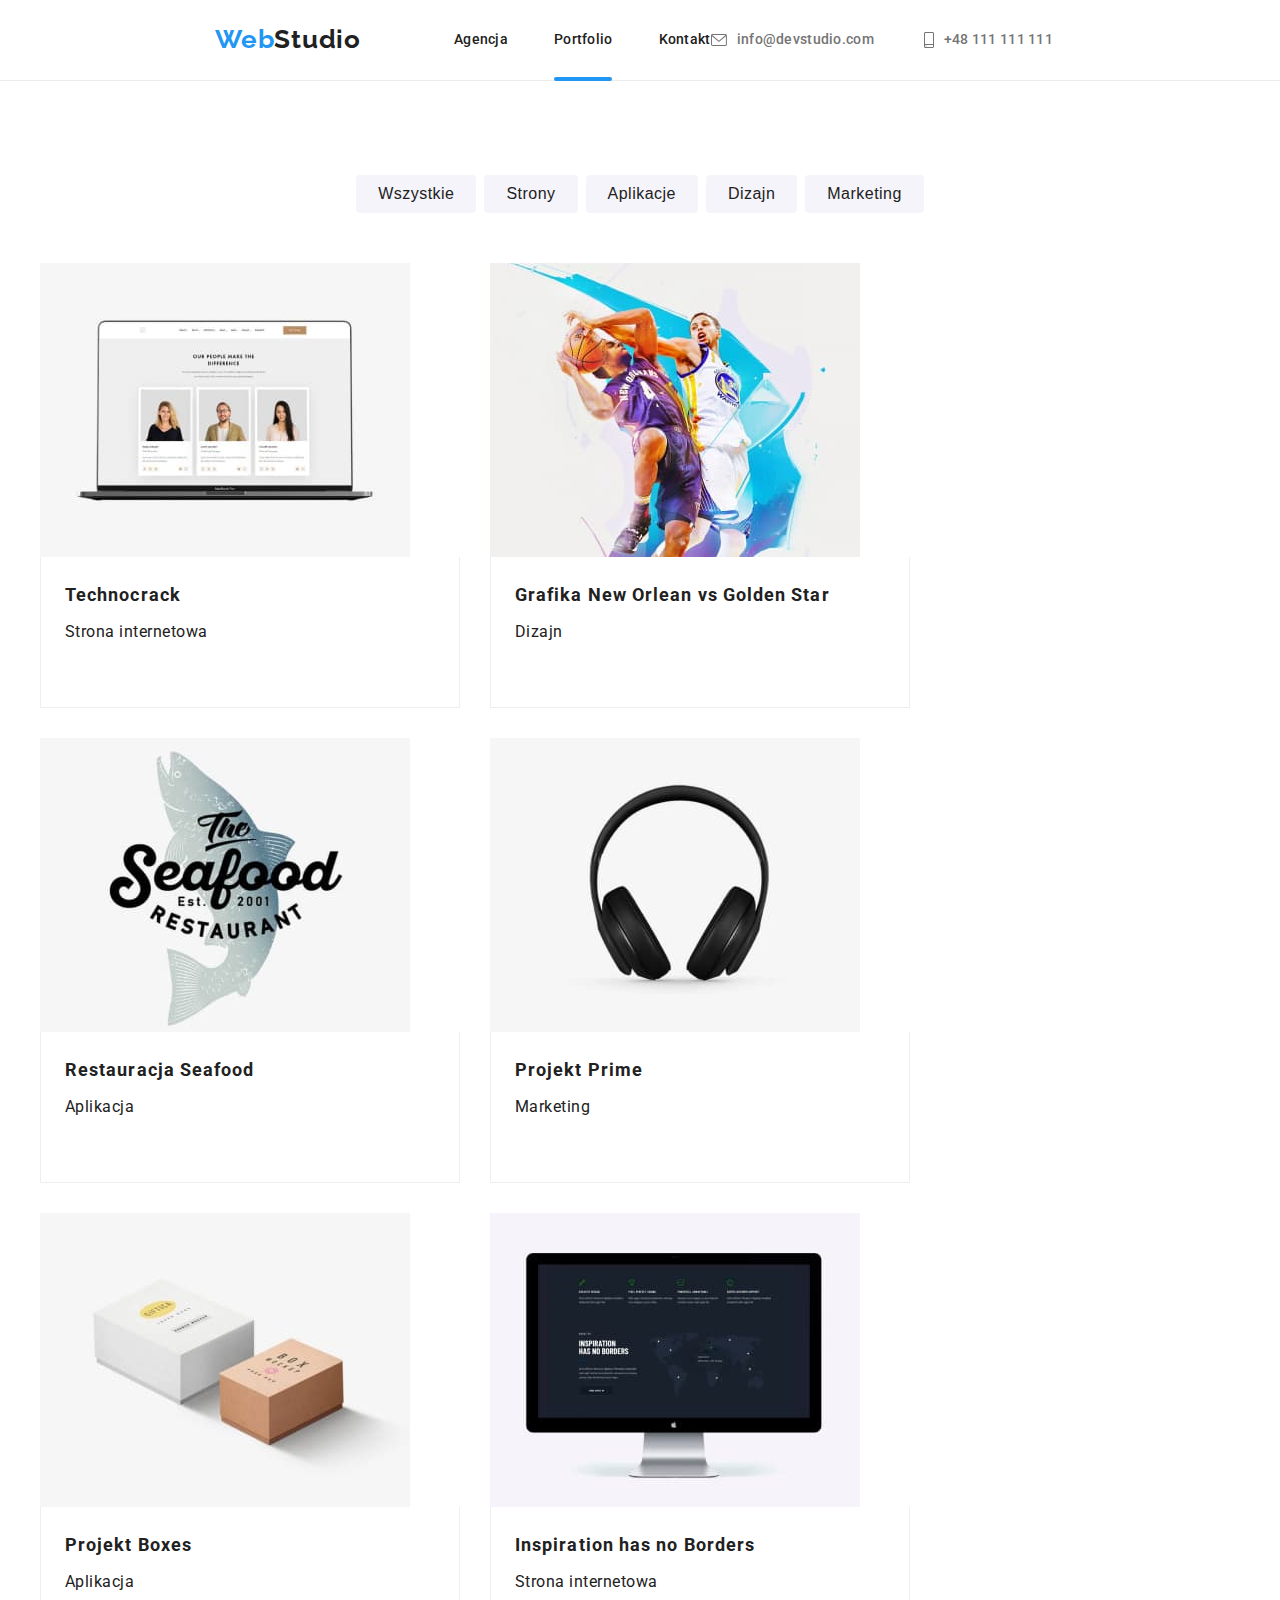
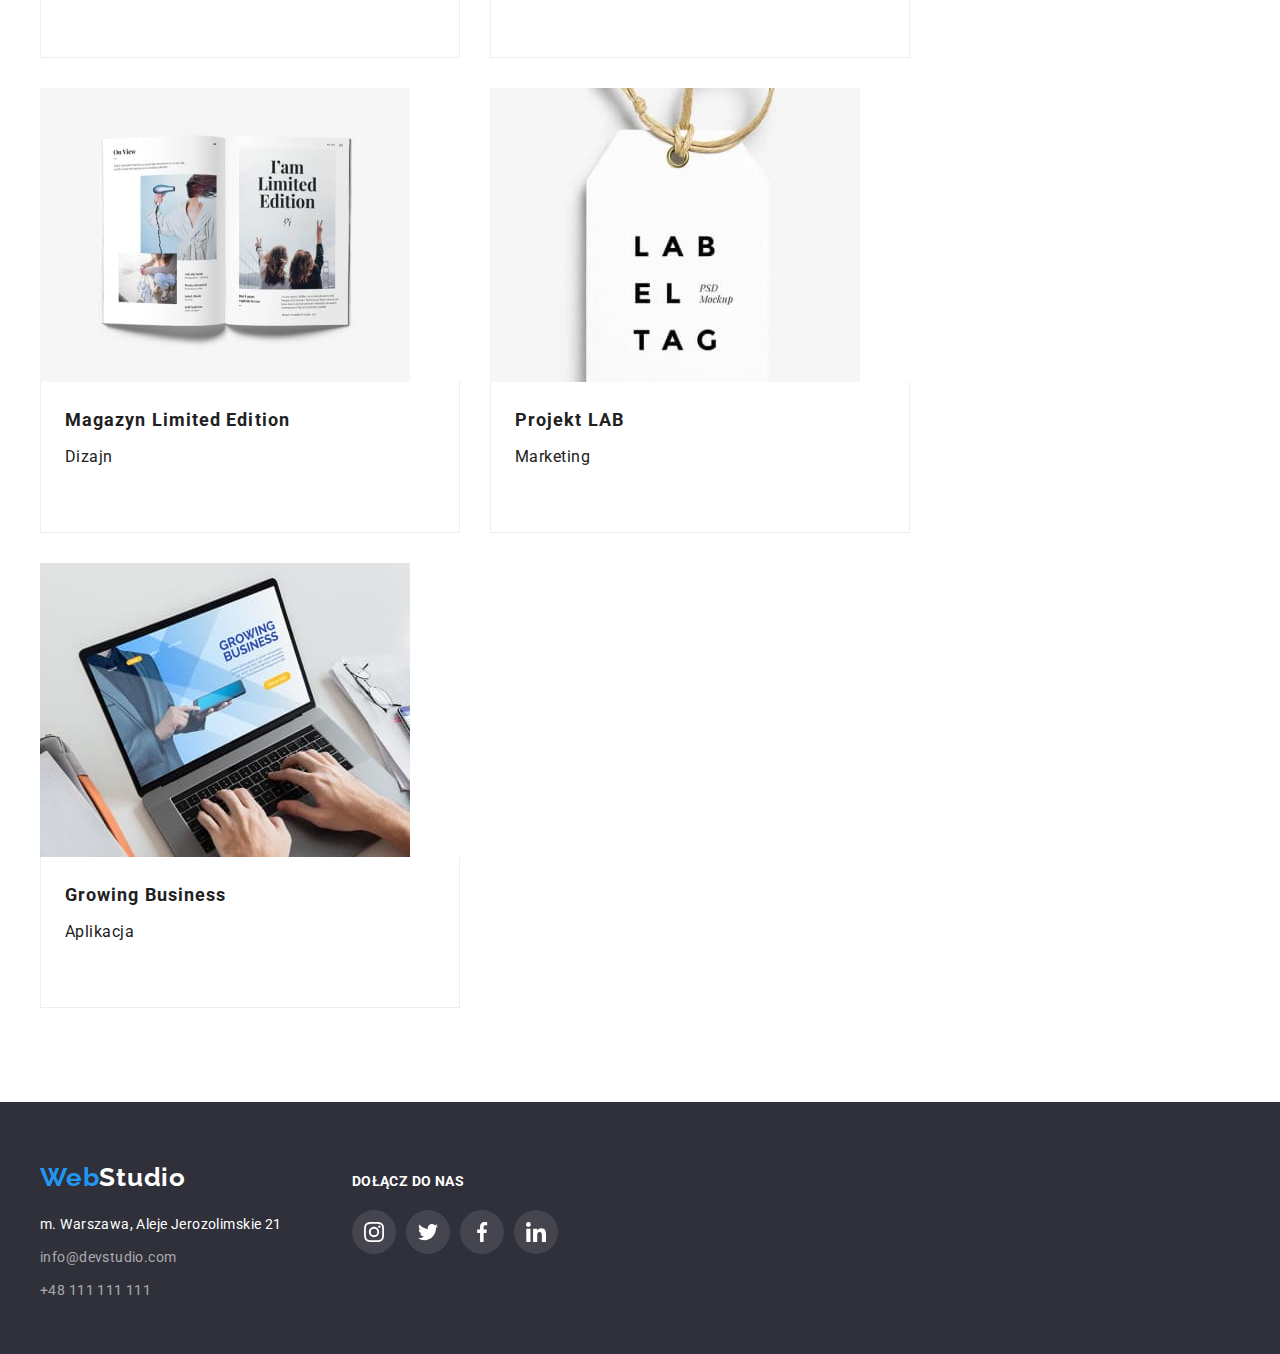
<file: portfolio.html>
<!DOCTYPE html>
<html lang="pl">
  <head>
    <meta charset="UTF-8" />
    <meta http-equiv="X-UA-Compatible" content="IE=edge" />
    <meta name="viewport" content="width=device-width, initial-scale=1.0" />
    <title>portfolio</title>
    <link
      rel="stylesheet"
      href="https://cdnjs.cloudflare.com/ajax/libs/modern-normalize/1.1.0/modern-normalize.min.css"
      integrity="sha512-wpPYUAdjBVSE4KJnH1VR1HeZfpl1ub8YT/NKx4PuQ5NmX2tKuGu6U/JRp5y+Y8XG2tV+wKQpNHVUX03MfMFn9Q=="
      crossorigin="anonymous"
      referrerpolicy="no-referrer"
    />
    <link rel="preconnect" href="https://fonts.googleapis.com" />
    <link rel="preconnect" href="https://fonts.gstatic.com" crossorigin />
    <link
      href="https://fonts.googleapis.com/css2?family=Raleway:wght@700&family=Roboto:wght@400;500;700;900&display=swap"
      rel="stylesheet"
    />
    <link rel="stylesheet" href="./css/styles.css" />
  </head>
  <body>
    <header>
      <!--Menu-->

      <div class="top-line-partition">
        <div class="top-line-left-side">
          <section class="webstudio">
            <a class="webstudio-link" href="./index.html">
              <h3 class="web-name">Web<span class="highlight">Studio</span></h3>
            </a>
          </section>
          <nav>
            <ul class="top-line-menu-list">
              <li>
                <a class="top-line-menu-list-link" href="./index.html"
                  >Agencja</a
                >
              </li>
              <li>
                <a
                  class="top-line-menu-list-link isactive"
                  href="./portfolio.html"
                  >Portfolio</a
                >
              </li>
              <li>
                <a class="top-line-menu-list-link" href="#">Kontakt</a>
              </li>
            </ul>
          </nav>
        </div>
        <div class="top-line-right-side">
          <section class="top-line-link">
            <a class="top-line-menu-link" href="mailto:info@devstudio.com">
              <svg class="top-line-icon" width="16" height="12">
                <use href="./images/icons.svg#icon-envelope"></use>
              </svg>
              info@devstudio.com
            </a>

            <a class="top-line-menu-link" href="tel:+48111111111">
              <svg class="top-line-icon" width="10" height="16">
                <use href="./images/icons.svg#icon-smartphone"></use>
              </svg>
              +48 111 111 111
            </a>
          </section>
        </div>
      </div>
    </header>
    <main>
      <!--filtes-->
      <section class="section">
        <div class="container">
          <ul class="filters">
            <li>
              <button class="filters-btn" type="button">Wszystkie</button>
            </li>
            <li><button class="filters-btn" type="button">Strony</button></li>
            <li>
              <button class="filters-btn" type="button">Aplikacje</button>
            </li>
            <li><button class="filters-btn" type="button">Dizajn</button></li>
            <li>
              <button class="filters-btn" type="button">Marketing</button>
            </li>
          </ul>

          <!--projects-->
          <div class="projects">
            <ul class="projects-list">
              <li class="projects-card">
                <a href="#">
                  <figure>
                    <div class="projects-card-box">
                      <img
                        class="projects-card-img"
                        src="./images/portfolio/portfolio1.jpg"
                        alt="three individual photos of people"
                        width="370"
                        height="294"
                      />
                      <div class="projects-card-overlay">
                        <p>
                          Technocrack jest popularną platformą wykorzystywaną do
                          rozpowszechniania koronawirusa. Firmy wykorzystują tę
                          platformę do celów szpiegowskich i ataków na
                          niezabezpieczone serwery konkurencji
                        </p>
                      </div>
                    </div>

                    <figcaption class="projects-list-info">
                      <h3 class="projects-list-name">Technocrack</h3>
                      <p class="projects-list-category-name">
                        Strona internetowa
                      </p>
                    </figcaption>
                  </figure>
                </a>
              </li>

              <li class="projects-card">
                <a href="#">
                  <figure>
                    <div class="projects-card-box">
                      <img
                        class="projects-card-img"
                        src="./images/portfolio/portfolio2.jpg"
                        alt="basketball players fight for the ball"
                        width="370"
                        height="294"
                      />

                      <div class="projects-card-overlay">
                        <p>
                          Technocrack jest popularną platformą wykorzystywaną do
                          rozpowszechniania koronawirusa. Firmy wykorzystują tę
                          platformę do celów szpiegowskich i ataków na
                          niezabezpieczone serwery konkurencji
                        </p>
                      </div>
                    </div>
                    <figcaption class="projects-list-info">
                      <h3 class="projects-list-name">
                        Grafika New Orlean vs Golden Star
                      </h3>
                      <p class="projects-list-category-name">Dizajn</p>
                    </figcaption>
                  </figure>
                </a>
              </li>

              <li class="projects-card">
                <a href="#">
                  <figure>
                    <div class="projects-card-box">
                      <img
                        class="projects-card-img"
                        src="./images/portfolio/portfolio3.jpg"
                        alt="the inscription seafood restaurant on the background of fish"
                        width="370"
                        height="294"
                      />
                      <div class="projects-card-overlay">
                        <p>
                          Technocrack jest popularną platformą wykorzystywaną do
                          rozpowszechniania koronawirusa. Firmy wykorzystują tę
                          platformę do celów szpiegowskich i ataków na
                          niezabezpieczone serwery konkurencji
                        </p>
                      </div>
                    </div>
                    <figcaption class="projects-list-info">
                      <h3 class="projects-list-name">Restauracja Seafood</h3>
                      <p class="projects-list-category-name">Aplikacja</p>
                    </figcaption>
                  </figure>
                </a>
              </li>

              <li class="projects-card">
                <a href="#">
                  <figure>
                    <div class="projects-card-box">
                      <img
                        class="projects-card-img"
                        src="./images/portfolio/portfolio4.jpg"
                        alt="black wireless headphones"
                        width="370"
                        height="294"
                      />
                      <div class="projects-card-overlay">
                        <p>
                          Technocrack jest popularną platformą wykorzystywaną do
                          rozpowszechniania koronawirusa. Firmy wykorzystują tę
                          platformę do celów szpiegowskich i ataków na
                          niezabezpieczone serwery konkurencji
                        </p>
                      </div>
                    </div>
                    <figcaption class="projects-list-info">
                      <h3 class="projects-list-name">Projekt Prime</h3>
                      <p class="projects-list-category-name">Marketing</p>
                    </figcaption>
                  </figure>
                </a>
              </li>

              <li class="projects-card">
                <a href="#">
                  <figure>
                    <div class="projects-card-box">
                      <img
                        class="projects-card-img"
                        src="./images/portfolio/portfolio5.jpg"
                        alt="two small boxes"
                        width="370"
                        height="294"
                      />
                      <div class="projects-card-overlay">
                        <p>
                          Technocrack jest popularną platformą wykorzystywaną do
                          rozpowszechniania koronawirusa. Firmy wykorzystują tę
                          platformę do celów szpiegowskich i ataków na
                          niezabezpieczone serwery konkurencji
                        </p>
                      </div>
                    </div>
                    <figcaption class="projects-list-info">
                      <h3 class="projects-list-name">Projekt Boxes</h3>
                      <p class="projects-list-category-name">Aplikacja</p>
                    </figcaption>
                  </figure>
                </a>
              </li>

              <li class="projects-card">
                <a href="#">
                  <figure>
                    <div class="projects-card-box">
                      <img
                        class="projects-card-img"
                        src="./images/portfolio/portfolio6.jpg"
                        alt="world map in gray color"
                        width="370"
                        height="294"
                      />
                      <div class="projects-card-overlay">
                        <p>
                          Technocrack jest popularną platformą wykorzystywaną do
                          rozpowszechniania koronawirusa. Firmy wykorzystują tę
                          platformę do celów szpiegowskich i ataków na
                          niezabezpieczone serwery konkurencji
                        </p>
                      </div>
                    </div>
                    <figcaption class="projects-list-info">
                      <h3 class="projects-list-name">
                        Inspiration has no Borders
                      </h3>
                      <p class="projects-list-category-name">
                        Strona internetowa
                      </p>
                    </figcaption>
                  </figure>
                </a>
              </li>

              <li class="projects-card">
                <a href="#">
                  <figure>
                    <div class="projects-card-box">
                      <img
                        class="projects-card-img"
                        src="./images/portfolio/portfolio7.jpg"
                        alt="open magazine with photos of women"
                        width="370"
                        height="294"
                      />
                      <div class="projects-card-overlay">
                        <p>
                          Technocrack jest popularną platformą wykorzystywaną do
                          rozpowszechniania koronawirusa. Firmy wykorzystują tę
                          platformę do celów szpiegowskich i ataków na
                          niezabezpieczone serwery konkurencji
                        </p>
                      </div>
                    </div>
                    <figcaption class="projects-list-info">
                      <h3 class="projects-list-name">
                        Magazyn Limited Edition
                      </h3>
                      <p class="projects-list-category-name">Dizajn</p>
                    </figcaption>
                  </figure>
                </a>
              </li>

              <li class="projects-card">
                <a href="#">
                  <figure>
                    <div class="projects-card-box">
                      <img
                        class="projects-card-img"
                        src="./images/portfolio/portfolio8.jpg"
                        alt="white business card with the inscription"
                        width="370"
                        height="294"
                      />
                      <div class="projects-card-overlay">
                        <p>
                          Technocrack jest popularną platformą wykorzystywaną do
                          rozpowszechniania koronawirusa. Firmy wykorzystują tę
                          platformę do celów szpiegowskich i ataków na
                          niezabezpieczone serwery konkurencji
                        </p>
                      </div>
                    </div>
                    <figcaption class="projects-list-info">
                      <h3 class="projects-list-name">Projekt LAB</h3>
                      <p class="projects-list-category-name">Marketing</p>
                    </figcaption>
                  </figure>
                </a>
              </li>

              <li class="projects-card">
                <a href="#">
                  <figure>
                    <div class="projects-card-box">
                      <img
                        class="projects-card-img"
                        src="./images/portfolio/portfolio9.jpg"
                        alt="two hands pressing the laptop keyboard"
                        width="370"
                        height="294"
                      />
                      <div class="projects-card-overlay">
                        <p>
                          Technocrack jest popularną platformą wykorzystywaną do
                          rozpowszechniania koronawirusa. Firmy wykorzystują tę
                          platformę do celów szpiegowskich i ataków na
                          niezabezpieczone serwery konkurencji
                        </p>
                      </div>
                    </div>
                    <figcaption class="projects-list-info">
                      <h3 class="projects-list-name">Growing Business</h3>
                      <p class="projects-list-category-name">Aplikacja</p>
                    </figcaption>
                  </figure>
                </a>
              </li>
            </ul>
          </div>
        </div>
      </section>
    </main>

    <footer>
      <div class="footer-bg">
        <div class="container">
          <div class="footer-partition">
            <div class="footer-left-side">
              <a class="webstudio-link-2" href="./index.html">
                <h3 class="web-name">
                  Web<span class="highlight2">Studio</span>
                </h3>
              </a>

              <!--address-->

              <address>
                <ul class="footer-line-menu-list">
                  <li class="footer-line-menu-list-item">
                    <a
                      class="footer-bg-location"
                      href="https://goo.gl/maps/5ipWP5TEXiPq4uvU9"
                      target="_blank"
                      rel="nofollow noopener noreferrer"
                      >m. Warszawa, Aleje Jerozolimskie 21</a
                    >
                  </li>
                  <li class="footer-line-menu-list-item">
                    <a class="footer-link" href="mailto:info@devstudio.com"
                      >info@devstudio.com</a
                    >
                  </li>
                  <li class="footer-line-menu-list-item">
                    <a class="footer-link" href="tel:+48111111111"
                      >+48 111 111 111</a
                    >
                  </li>
                </ul>
              </address>
            </div>
            <div class="footer-right-side">
              <h4 class="footer-join-us-description">Dołącz do nas</h4>
              <div>
                <ul class="footer-icon-list">
                  <li>
                    <a href="#">
                      <div class="footer-social-icons-likns">
                        <svg class="footer-icon" width="20" height="20">
                          <use href="./images/icons.svg#icon-instagram-2"></use>
                        </svg>
                      </div>
                    </a>
                  </li>
                  <li>
                    <a href="#">
                      <div class="footer-social-icons-likns">
                        <svg class="footer-icon" width="20" height="20">
                          <use href="./images/icons.svg#icon-twitter-1"></use>
                        </svg>
                      </div>
                    </a>
                  </li>
                  <li>
                    <a href="#">
                      <div class="footer-social-icons-likns">
                        <svg class="footer-icon" width="20" height="20">
                          <use href="./images/icons.svg#icon-facebook-1"></use>
                        </svg>
                      </div>
                    </a>
                  </li>
                  <li>
                    <a href="#">
                      <div class="footer-social-icons-likns">
                        <svg class="footer-icon" width="20" height="20">
                          <use href="./images/icons.svg#icon-linkedin-1"></use>
                        </svg>
                      </div>
                    </a>
                  </li>
                </ul>
              </div>
            </div>
          </div>
        </div>
      </div>
    </footer>
  </body>
</html>
</file>
<file: css/styles.css>
* {
  margin: 0;
  padding: 0;
}

*::before,
*::after {
  box-sizing: border-box;
}

:root {
  --main-black: #212121;
  --second-black: #000000;
  --main-blue: #2196f3;
  --background-grey: #2f303a;
  --main-white: #ffffff;
  --second-white: #f5f4fa;
  --main-grey: #757575;
  --second-grey: #afb1b8;
  --line-color: #ececec;
  --line-color-2: #eeeeee;
}

h1,
h2,
h3,
h4,
p {
  margin: 0px;
}

a {
  text-decoration: none;
  color: currentColor;
  font-style: normal;
  margin: 0px;
}

body {
  font-family: "Roboto", sans-serif;
  background: var(--main-white);
  color: var(--main-black);
}

.container {
  width: 1200px;
  max-width: 100%;
  margin: 0 auto;
}

.section {
  padding-top: 94px;
  padding-bottom: 94px;
  margin: 0;
}

/* ======= HEADER ======= */

.web-name {
  font-family: "Raleway";
  font-weight: 700;
  font-size: 26px;
  line-height: 1.19;
  letter-spacing: 0.03em;
  color: var(--main-blue);
}

.highlight {
  color: var(--main-black);
}

.webstudio {
  margin-right: 93px;
  margin-top: 24px;
  margin-bottom: 25px;
}

.webstudio-link {
  text-decoration: none;
}

a.webstudio-link {
  text-decoration: none;
  display: inline-block;
  padding-top: 24px;
  padding-bottom: 25px;
}

.top-line-partition {
  display: flex;
  align-items: center;
  justify-content: space-between;
  max-width: 1600px;
  height: 80px;
  border-bottom: 1px solid var(--line-color);
  margin: auto;
}

.top-line-left-side {
  display: flex;
  list-style-type: none;
  align-items: center;
  padding-left: 215px;
}

.top-line-menu-list {
  display: flex;
  justify-content: space-between;
  list-style: none;
  gap: 46px;
  margin-left: 0;
  padding: 0;
}

.top-line-menu-list-link.isactive::after {
  content: "";
  display: block;
  position: relative;
  top: 29px;
  width: 58px;
  height: 4px;
  background: var(--main-blue);
  border-radius: 2px;
}

.top-line-right-side {
  display: flex;
  justify-content: space-between;
  padding-right: 227px;
}

.top-line-menu-list-link {
  font-weight: 500;
  font-size: 14px;
  line-height: 1.14;
  letter-spacing: 0.02em;
  text-decoration: none;
  color: var(--main-black);
  transition: color 250ms cubic-bezier(0.4, 0, 0.2, 1);
}

.top-line-menu-list-link:hover,
.top-line-menu-list-link:focus,
.top-line-menu-list-link:active {
  color: var(--main-blue);
}

.top-line-link {
  display: flex;
  justify-content: flex-start;
  justify-content: space-between;
  align-items: center;
  gap: 50px;
}

.top-line-menu-link {
  text-decoration: none;
  list-style-type: none;
  font-weight: 500;
  font-size: 14px;
  line-height: 1.14;
  letter-spacing: 0.02em;
  color: var(--main-grey);
  display: flex;
  align-items: center;
  transition: color 250ms cubic-bezier(0.4, 0, 0.2, 1);
}

.top-line-icon {
  fill: currentColor;
  margin-right: 10px;
}

.top-line-menu-link:hover,
.top-line-menu-link:focus {
  color: var(--main-blue);
}

.header-bg {
  background-image: linear-gradient(
      rgba(47, 48, 58, 0.4),
      rgba(47, 48, 58, 0.4)
    ),
    url(/goit-markup-hw-04/images/main/header.jpg);

  background-size: cover;
  background-position: center;
  max-width: 1600px;
  height: 600px;
  margin: auto;
  display: flex;
  flex-direction: column;
  justify-content: center;
  text-align: center;
}

.header-bg-description {
  font-weight: 900;
  font-size: 44px;
  line-height: 1.36;
  text-align: center;
  letter-spacing: 0.06em;
  text-transform: uppercase;
  color: var(--main-white);
  width: 696px;
  height: 120px;
  margin: auto;
}

.header-bg-btn {
  width: 200px;
  height: 50px;
  font-weight: 700;
  font-size: 16px;
  line-height: 1.88;
  letter-spacing: 0.06em;
  color: var(--main-white);
  background-color: var(--main-blue);
  cursor: pointer;
  box-shadow: 0px 4px 4px rgba(0, 0, 0, 0.15);
  border-radius: 4px;
  margin-top: 30px;
  transition: color 250ms cubic-bezier(0.4, 0, 0.2, 1),
    background-color 250ms cubic-bezier(0.4, 0, 0.2, 1);
}

.header-bg-btn:hover,
.header-bg-btn:focus {
  color: var(--main-white);
  background-color: var(--main-blue);
}

/* ======= END HEADER ======= */

/* ======= MAIN ======= */

.advantages {
  display: flex;
  flex-direction: row;
  justify-content: center;
  gap: 30px;
  padding-bottom: 94px;
}

.advantages-rectangle {
  width: 270px;
  height: 120px;
  background: var(--second-white);
  border-radius: 4px;
  margin-bottom: 30px;
  display: flex;
  justify-content: center;
  align-items: center;
}

.advantages-icon {
  align-items: center;
}
.advantages-name {
  font-weight: 700;
  font-size: 14px;
  line-height: 1.14;
  letter-spacing: 0.03em;
  text-transform: uppercase;
}

.advantages-description {
  font-size: 14px;
  line-height: 1.71;
  letter-spacing: 0.03em;
  color: var(--mine-grey);
  width: 270;
  height: 75;
}

.what-we-do-list {
  display: flex;
  justify-content: center;
  padding-inline-start: 0;
  gap: 30px;
  list-style-type: none;
  margin: 0;
}

.what-we-do-label {
  position: relative;
  left: 0px;
  top: -74px;
  width: 370px;
  height: 70px;
  background: rgba(47, 48, 58, 0.8);
  z-index: 1;
  display: flex;
  justify-content: center;
  align-items: center;
}

.what-we-do-name {
  font-family: "Roboto";
  font-style: normal;
  font-weight: 700;
  font-size: 14px;
  line-height: 16px;
  text-align: center;
  letter-spacing: 0.03em;
  text-transform: uppercase;
  color: var(--main-white);
}

.header-primary {
  font-weight: 700;
  font-size: 36px;
  line-height: 1.17;
  text-align: center;
  letter-spacing: 0.03em;
  padding-bottom: 50px;
}

.header-primary2 {
  font-weight: 700;
  font-size: 36px;
  line-height: 1.17;
  text-align: center;
  letter-spacing: 0.03em;
  padding-bottom: 50px;
}

.team {
  background: var(--second-white);
  margin: auto;
  height: 708px;
  text-align: center;
  align-items: center;
  padding-bottom: 0;
}

.team-list {
  display: flex;
  flex-direction: row;
  padding-inline-start: 0;
  justify-content: center;
  gap: 30px;
  list-style-type: none;
  margin: 0;
}

.team-list-info {
  padding-top: 30px;
  padding-bottom: 16px;
}

.team-list-name {
  font-weight: 500;
  font-size: 16px;
  line-height: 1.19;
  letter-spacing: 0.03em;
}

.team-list-title {
  font-size: 16px;
  line-height: 1.19;
  letter-spacing: 0.03em;
  color: var(--mine-grey);
  padding-top: 10px;
}

.team-icon-list {
  display: flex;
  flex-direction: row;
  padding-inline-start: 0;
  justify-content: center;
  gap: 10px;
  list-style-type: none;
}

.team-icon {
  fill: var(--second-grey);
  transition: color 250ms cubic-bezier(0.4, 0, 0.2, 1);
}

.team-icon:hover,
.team-icon:focus {
  fill: var(--main-white);
}
.team-social-icons-likns {
  width: 44px;
  height: 44px;
  border-radius: 50%;
  display: flex;
  align-items: center;
  justify-content: space-around;
  transition: color 250ms cubic-bezier(0.4, 0, 0.2, 1),
    background-color 250ms cubic-bezier(0.4, 0, 0.2, 1);
}

.team-social-icons-likns:hover,
.team-social-icons-likns:focus {
  background-color: var(--main-blue);
}

.team-social-icons-likns:hover > .team-icon,
.team-social-icons-likns:focus > .team-icon {
  fill: var(--main-white);
}

.team-card {
  width: 270px;
  height: 428px;
  background: var(--main-white);
  box-shadow: 0px 1px 3px rgba(0, 0, 0, 0.12), 0px 1px 1px rgba(0, 0, 0, 0.14),
    0px 2px 1px rgba(0, 0, 0, 0.2);
  border-radius: 0px 0px 4px 4px;
}

.clients-list {
  display: flex;
  flex-direction: row;
  padding-inline-start: 0;
  justify-content: center;
  gap: 30px;
  list-style-type: none;
  margin: 0;
}

.clients-rectangle {
  width: 170px;
  height: 92px;
  border: 1px solid var(--second-grey);
  border-radius: 4px;
  display: flex;
  justify-content: center;
  align-items: center;
  transition: color 250ms cubic-bezier(0.4, 0, 0.2, 1);
}

.clients-rectangle:hover,
.clients-rectangle:focus {
  border: 1px solid var(--main-blue);
}

.clients-rectangle:hover > .clients-icon,
.clients-rectangle:focus > .clients-icon {
  fill: var(--main-blue);
}

.clients-icon {
  fill: var(--second-grey);
  transition: fill 250ms cubic-bezier(0.4, 0, 0.2, 1);
}

.clients-icon:hover,
.clients-icon:focus {
  fill: var(--main-blue);
}

.filters {
  display: flex;
  list-style: none;
  justify-content: center;
  padding-bottom: 50px;
}

.filters li:last-child .filters-btn {
  margin-right: 0;
}

.filters-btn {
  color: var(--main-black);
  background-color: var(--second-white);
  cursor: pointer;
  font-weight: 500;
  font-size: 16px;
  line-height: 1.62;
  text-align: center;
  letter-spacing: 0.03em;

  border: 0;
  border-radius: 4px;
  margin-right: 8px;
  margin-top: 0px;
  margin-bottom: 0px;
  padding: 6px 22px 6px 22px;
  transition: background-color 250ms cubic-bezier(0.4, 0, 0.2, 1),
    color 250ms cubic-bezier(0.4, 0, 0.2, 1),
    box-shadow 250ms cubic-bezier(0.4, 0, 0.2, 1);
}

.filters-btn:hover,
.filters-btn:focus {
  color: var(--main-white);
  background-color: var(--main-blue);
  box-shadow: 0px 3px 1px rgba(0, 0, 0, 0.1), 0px 1px 2px rgba(0, 0, 0, 0.08),
    0px 2px 2px rgba(0, 0, 0, 0.12);
  border-radius: 4px;
}

.projects {
  text-align: center;
  align-items: center;
}

.projects-card {
  transition: background-color 250ms cubic-bezier(0.4, 0, 0.2, 1),
    box-shadow 250ms cubic-bezier(0.4, 0, 0.2, 1);
}

.projects-card:hover,
.projects-card:focus {
  background-color: var(--main-white);
  box-shadow: 0px 1px 1px rgba(0, 0, 0, 0.12), 0px 4px 4px rgba(0, 0, 0, 0.06),
    1px 4px 6px rgba(0, 0, 0, 0.16);
}

.projects-list {
  display: flex;
  flex-wrap: wrap;
  gap: 30px;
  padding: 0;
  list-style-type: none;
}

.projects-card-img {
  display: block;
}

.projects-card-box {
  position: relative;
  overflow: hidden;
}

.projects-card-overlay {
  position: absolute;
  top: 0;
  left: 0;
  width: 100%;
  height: 100%;
  background: rgba(33, 150, 243, 0.9);
  transform: translatey(100%);
  transition: transform 250ms ease-in-out;
}

.projects-card:hover .projects-card-overlay {
  transform: translatex(0);
}

.projects-card-overlay p {
  font-family: "Roboto";
  font-style: normal;
  font-weight: 400;
  font-size: 18px;
  line-height: 1.56;
  letter-spacing: 0.03em;
  color: var(--main-white);

  padding: 49px 45px 49px 24px;
  text-align: left;
}

.projects-list-info {
  text-align: left;
  padding: 20px 24px 20px 24px;
  width: 370px;
  height: 110px;
  background: var(--main-white);
  border-width: 0 1px 1px;
  border-style: solid;
  border-color: var(--line-color-2);
}

.projects-list-name {
  font-weight: 700;
  font-size: 18px;
  line-height: 2;
  letter-spacing: 0.06em;
  padding-bottom: 4px;
}

.projects-list-category-name {
  font-size: 16px;
  line-height: 1.88;
  letter-spacing: 0.03em;
  color: var(--mine-grey);
}
/* ======= END MAIN ======= */

/* ======= FOOTER ======= */

.highlight2 {
  color: var(--main-white);
}

.webstudio-link-2 {
  text-decoration: none;
  padding-bottom: 20px;
}

a.webstudio-link-2 {
  text-decoration: none;
  display: inline-block;
}

.footer-bg {
  background: var(--background-grey);
  height: 252px;
  margin: auto;
}

.footer-partition {
  display: flex;
}

.footer-left-side {
  padding-top: 60px;
}

.footer-right-side {
  padding-top: 72px;
  padding-left: 70px;
}
.footer-join-us-description {
  font-weight: 700;
  font-size: 14px;
  line-height: 1.14;
  letter-spacing: 0.03em;
  text-transform: uppercase;
  color: var(--main-white);
  padding-bottom: 20px;
}

.footer-icon {
  fill: var(--main-white);
}

.footer-icon-list {
  display: flex;
  flex-direction: row;
  padding-inline-start: 0;
  justify-content: center;
  gap: 10px;
  list-style-type: none;
}

.footer-social-icons-likns {
  width: 44px;
  height: 44px;
  border-radius: 50%;
  display: flex;
  align-items: center;
  justify-content: space-around;
  background: rgba(255, 255, 255, 0.1);
}

.footer-social-icons-likns:hover,
.footer-socjal-icons-links:focus {
  background: var(--main-blue);
}

.footer-line-menu-list {
  list-style: none;
  padding-inline-start: 0;
}

.footer-line-menu-list-item {
  padding-bottom: 9px;
}

.footer-line-menu-list-item:last-child {
  padding-bottom: 0;
}

.footer-bg-location {
  color: var(--main-white);
  font-size: 14px;
  line-height: 1.71;
  letter-spacing: 0.03em;
  text-decoration: none;
  transition: color 250ms cubic-bezier(0.4, 0, 0.2, 1);
}

.footer-bg-location:hover,
.footer-bg-location:hover {
  color: var(--main-blue);
}

.footer-link {
  font-size: 14px;
  line-height: 1.71;
  letter-spacing: 0.03em;
  color: rgba(255, 255, 255, 0.6);
  text-decoration: none;
  transition: color 250ms cubic-bezier(0.4, 0, 0.2, 1);
}

.footer-link:hover,
.footer-link:focus {
  color: var(--main-blue);
}
/* ======= END FOOTER ======= */

/* ======= BACKDROP ======= */

.backdrop {
  position: absolute;
  right: 0px;
  left: 0px;
  top: 0px;
  width: 100%;
  height: 100%;
  background-color: rgba(0, 0, 0, 0.2);
  transition-property: visibility, opacity, transform;
  transition-duration: 2s;
  transform: translateX(-50) translateY(-50) scale(1) rotate(720deg)
    skew(0deg, 0deg);
  margin: auto;
  display: flex;
  align-items: center;
  justify-content: center;
}

.modal {
  position: absolute;
  width: 528px;
  height: 581px;
  background: var(--main-white);
  box-shadow: 0px 1px 3px rgba(0, 0, 0, 0.12), 0px 1px 1px rgba(0, 0, 0, 0.14),
    0px 2px 1px rgba(0, 0, 0, 0.2);
  border-radius: 4px;
}

.close-btn {
  position: absolute;
  top: 8px;
  right: 8px;
  width: 30px;
  height: 30px;
  background-color: var(--main-white);
  border: 1px solid rgba(0, 0, 0, 0.1);
  border-radius: 50%;
  cursor: pointer;
  display: flex;
  justify-content: center;
  align-items: center;
}

.is-hidden {
  opacity: 0;
  visibility: hidden;
  pointer-events: none;
  transform: translateX(-50) translateY(-50) scale(0) rotate(0deg);
}

/* ======= END BACKDROP ======= */
</file>
